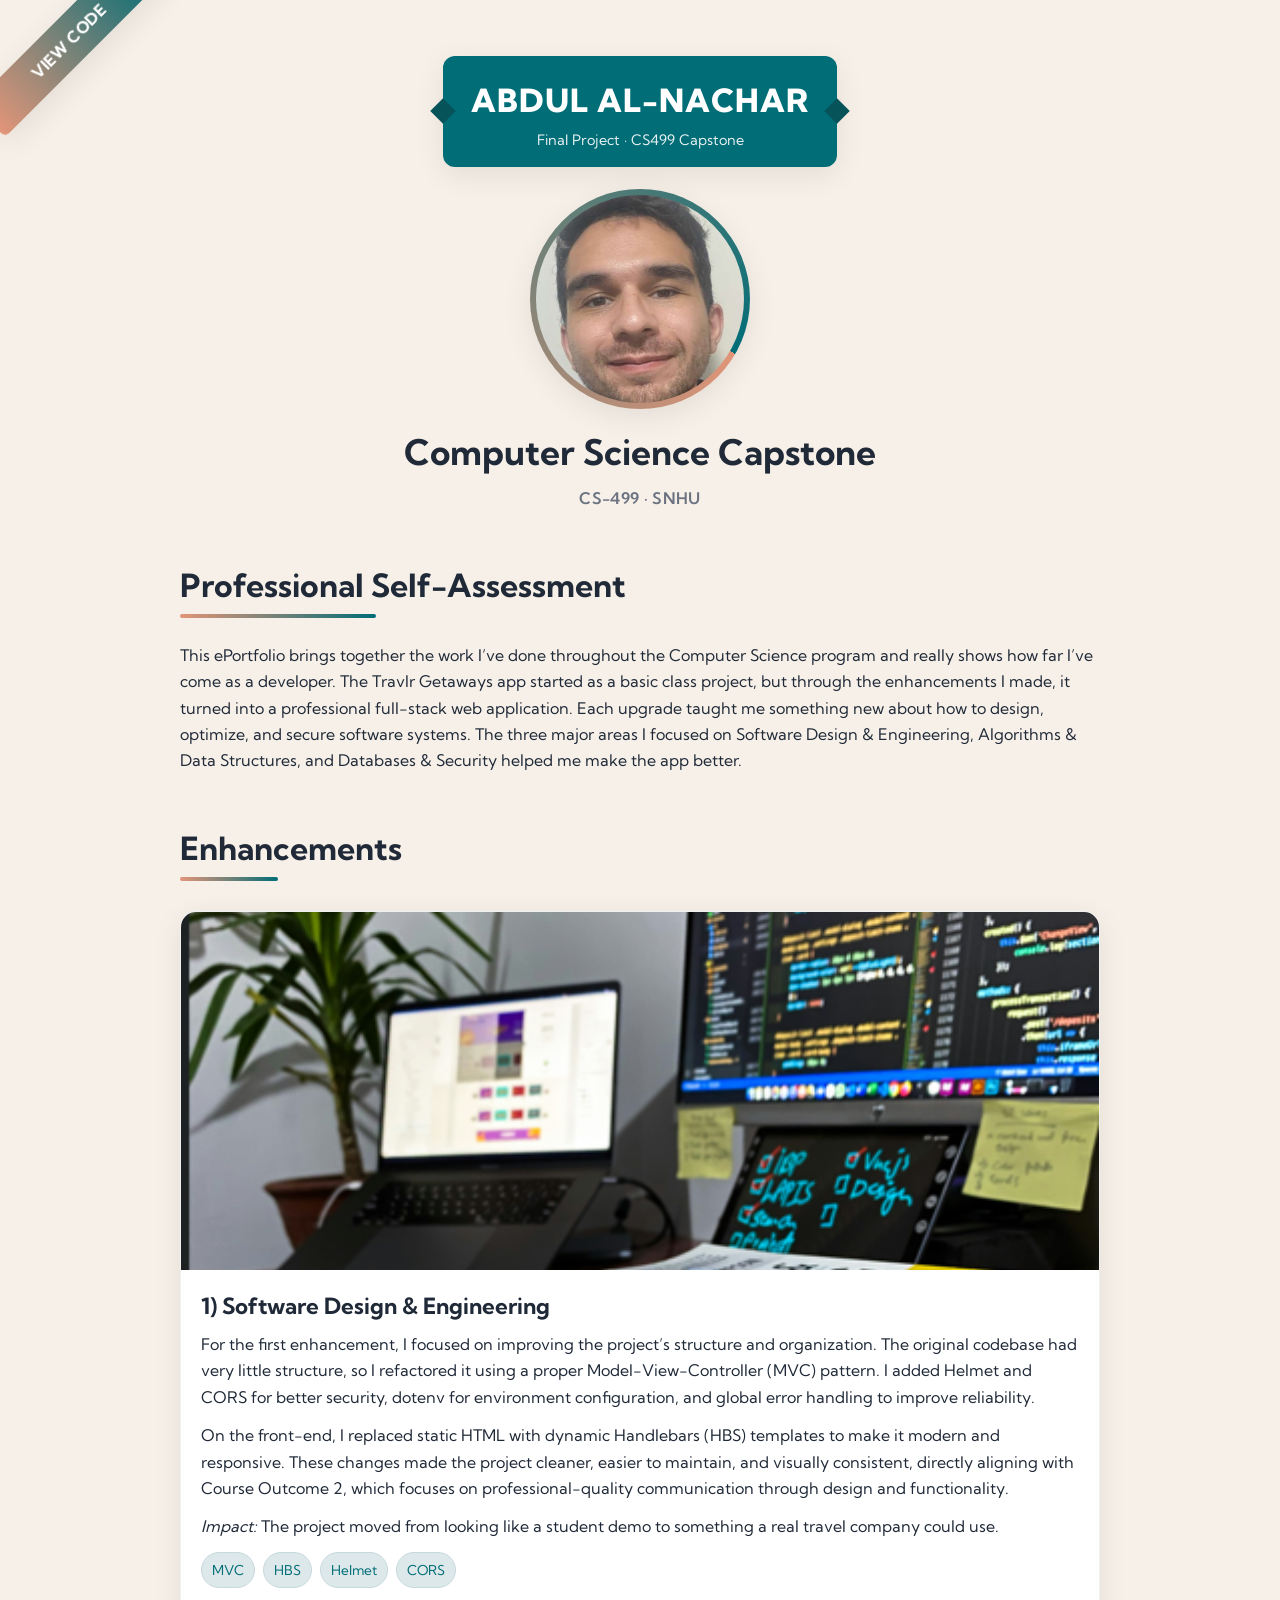
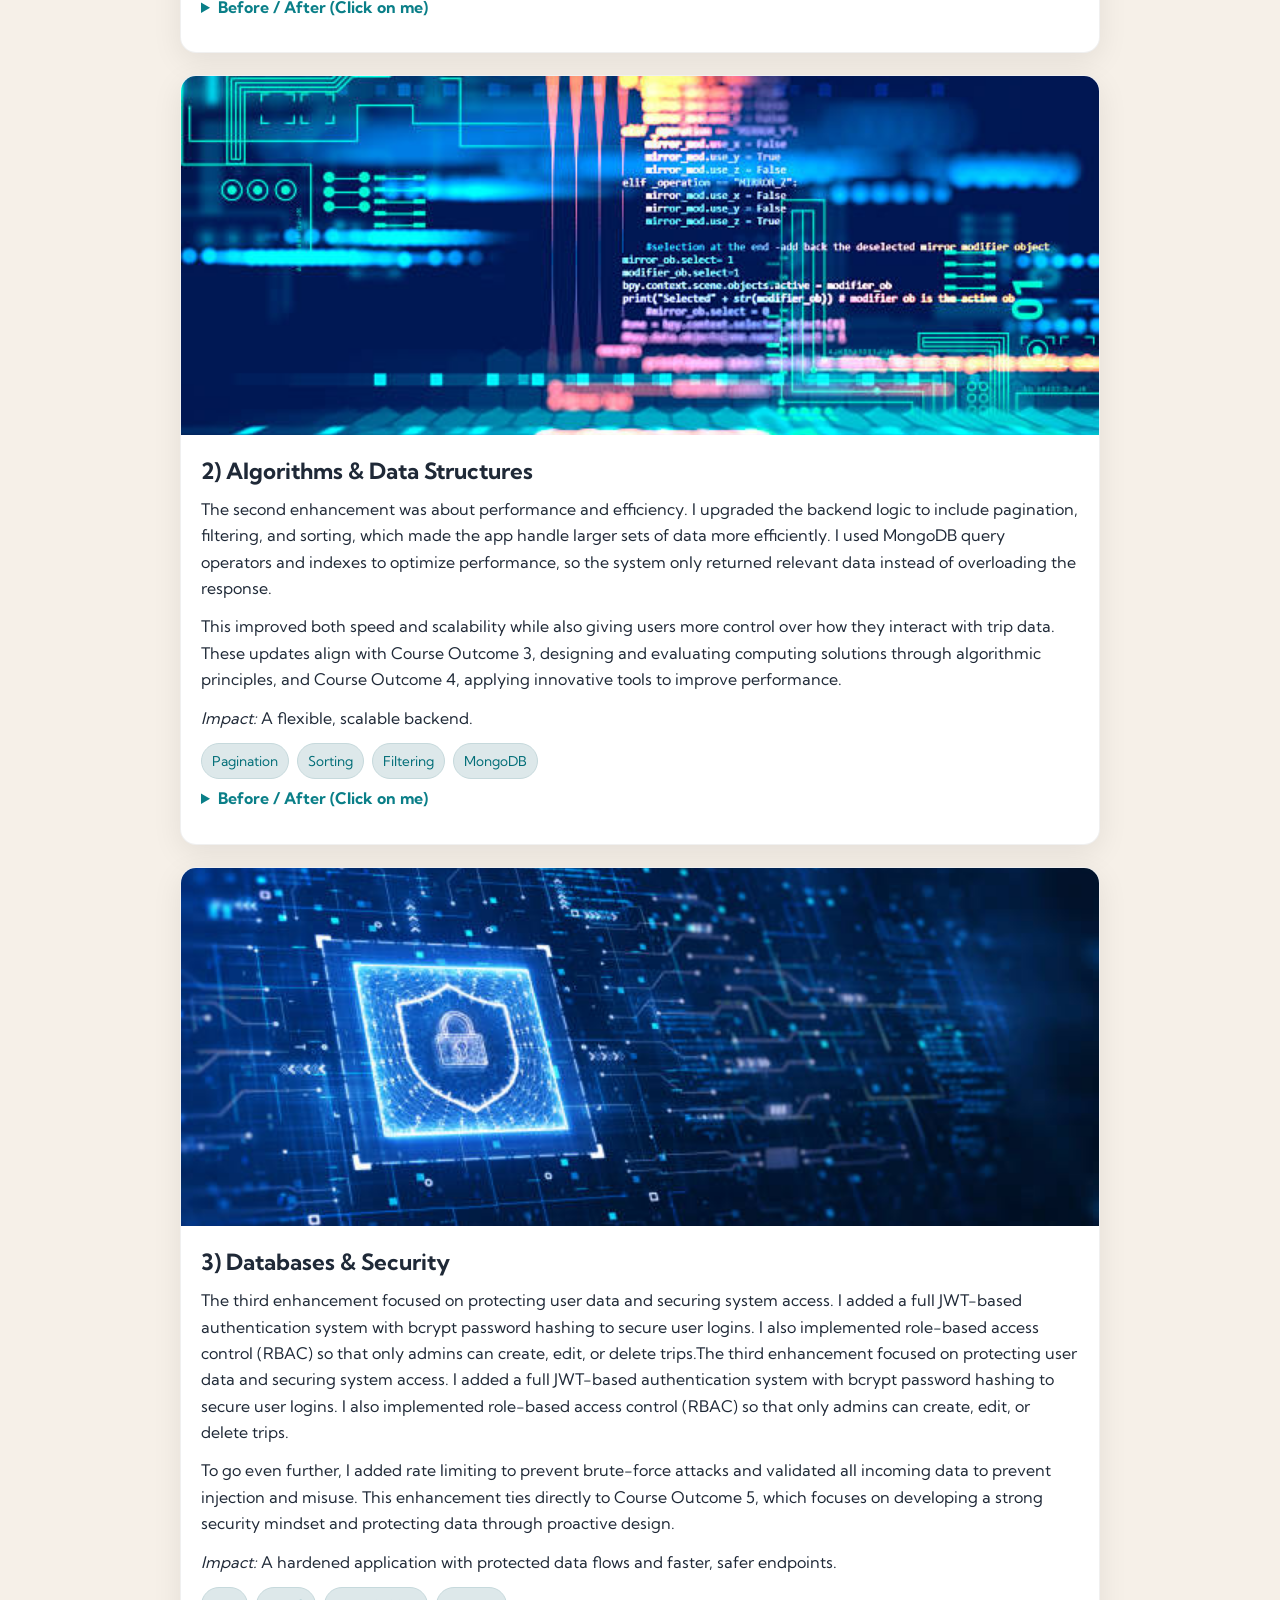
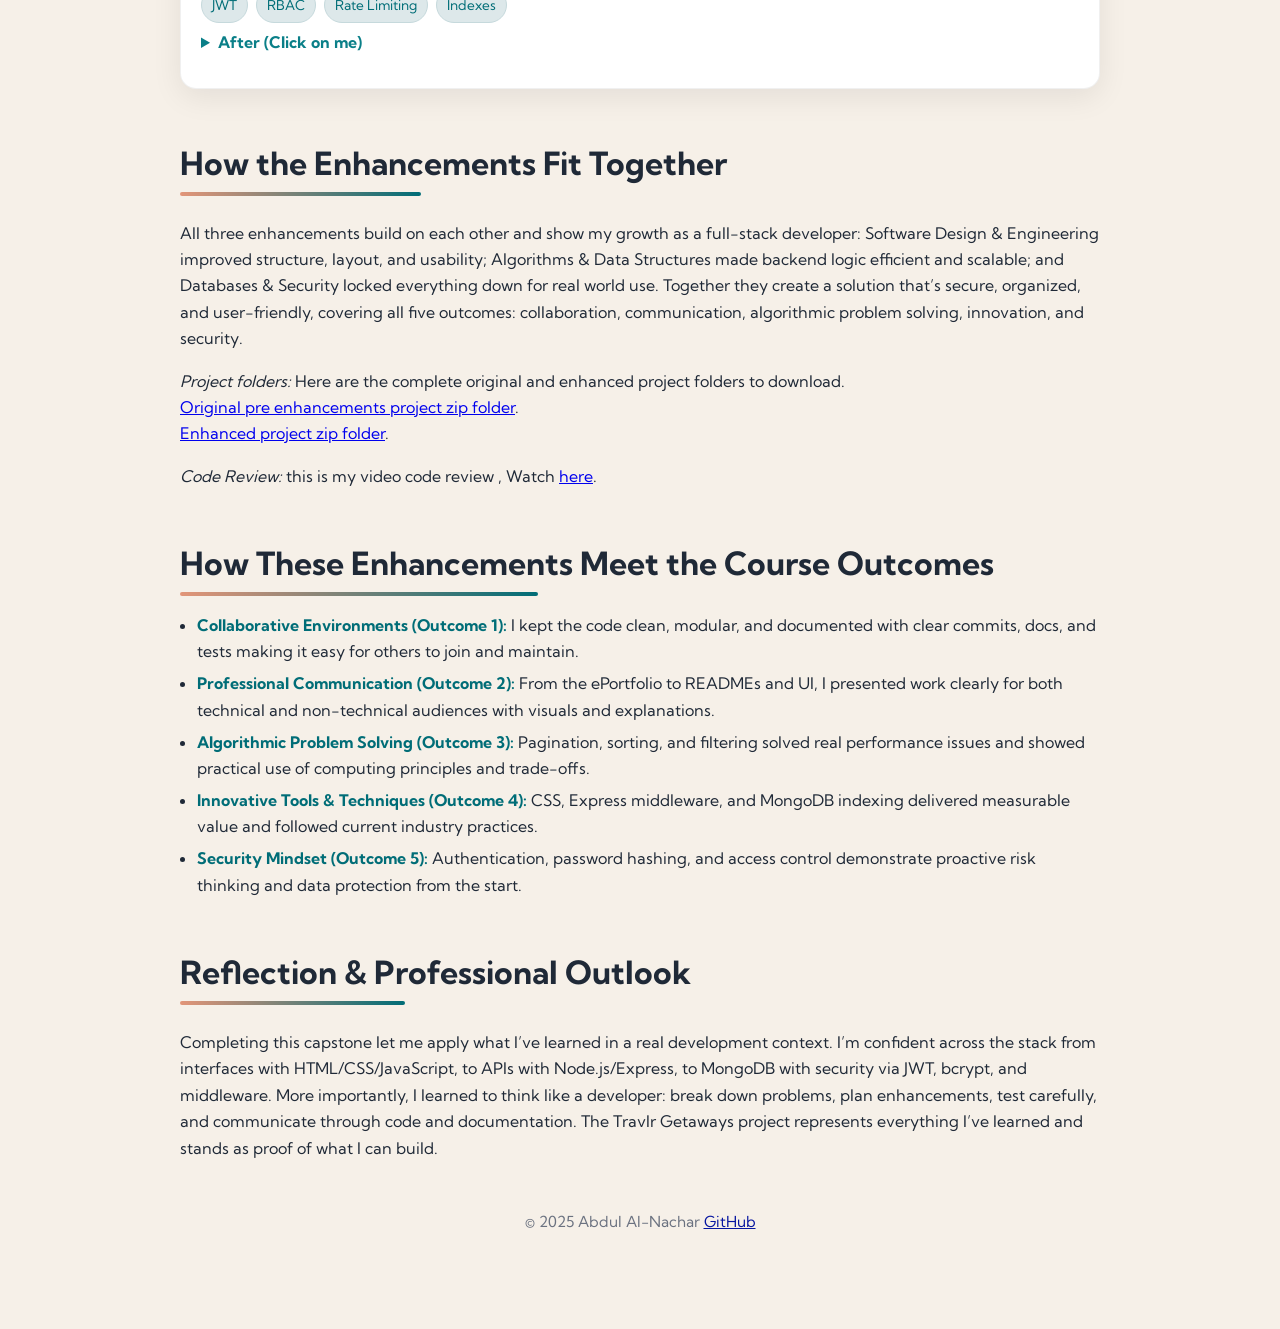
<file: index.html>
<!DOCTYPE html>
<html lang="en">
  <head>
    <meta charset="utf-8" />
    <meta name="viewport" content="width=device-width, initial-scale=1" />
    <title>CS Capstone / CS499</title>
    <link rel="preconnect" href="https://fonts.googleapis.com" />
    <link rel="preconnect" href="https://fonts.gstatic.com" crossorigin />
    <link
      href="https://fonts.googleapis.com/css2?family=Kumbh+Sans:wght@300;400;600;700&display=swap"
      rel="stylesheet"
    />
    <link rel="stylesheet" href="style.css" />
  </head>
  <body>
    <a
      class="corner-ribbon"
      target="_blank"
      href="https://github.com/nachar99/nachar99"
      aria-label="View on GitHub"
      >VIEW CODE</a
    >

    <main class="wrap">
      <header class="hero">
        <div class="ribbon">
          <span class="ribbon-text">ABDUL AL-NACHAR</span>
          <small class="ribbon-sub">Final Project · CS499 Capstone</small>
        </div>

        <figure class="avatar">
          <img src="./images/personal-pic.jpg" alt="Profile photo" />
        </figure>

        <h1 class="title">Computer Science Capstone</h1>
        <p class="subtitle">CS-499 · SNHU</p>
      </header>

      <section class="section">
        <h2 class="h">Professional Self-Assessment</h2>
        <p>
          This ePortfolio brings together the work I’ve done throughout the
          Computer Science program and really shows how far I’ve come as a
          developer. The Travlr Getaways app started as a basic class project,
          but through the enhancements I made, it turned into a professional
          full-stack web application. Each upgrade taught me something new about
          how to design, optimize, and secure software systems. The three major
          areas I focused on Software Design & Engineering, Algorithms & Data
          Structures, and Databases & Security helped me make the app better.
        </p>
      </section>

      <section class="section">
        <h2 class="h">Enhancements</h2>

        <article class="card">
          <div class="card-media">
            <img
              src="./images/Software-design.png"
              alt="Software Design & Engineering preview"
            />
          </div>
          <div class="card-body">
            <h3>1) Software Design & Engineering</h3>
            <p>
              For the first enhancement, I focused on improving the project’s
              structure and organization. The original codebase had very little
              structure, so I refactored it using a proper Model-View-Controller
              (MVC) pattern. I added Helmet and CORS for better security, dotenv
              for environment configuration, and global error handling to
              improve reliability.
            </p>
            <p>
              On the front-end, I replaced static HTML with dynamic Handlebars
              (HBS) templates to make it modern and responsive. These changes
              made the project cleaner, easier to maintain, and visually
              consistent, directly aligning with Course Outcome 2, which focuses
              on professional-quality communication through design and
              functionality.
            </p>
            <p>
              <em>Impact:</em> The project moved from looking like a student
              demo to something a real travel company could use.
            </p>
            <div class="chips">
              <span class="chip">MVC</span>
              <span class="chip">HBS</span>
              <span class="chip">Helmet</span>
              <span class="chip">CORS</span>
            </div>

            <details class="details">
              <summary>Before / After <italic>(Click on me)</italic></summary>
              <div class="ba">
                <figure>
                  <img
                    src="./ePortfolio/Enhancements/SoftwareDesign/images/Original/original home page.png"
                    alt="Before Home page"
                  />
                  <img
                    src="./ePortfolio/Enhancements/SoftwareDesign/images/Original/original trips page.png"
                    alt="Before Trips Page"
                  />
                  <img
                    src="./ePortfolio/Enhancements/SoftwareDesign/images/Original/original about page.png"
                    alt="Before About page"
                  />
                  <figcaption>Before</figcaption>
                </figure>
                <figure>
                  <img
                    src="./ePortfolio/Enhancements/SoftwareDesign/images/New/new home page.png"
                    alt="After Home page"
                  />
                  <img
                    src="./ePortfolio/Enhancements/SoftwareDesign/images/New/new trips page.png"
                    alt="After Trips Page"
                  />
                  <img
                    src="./ePortfolio/Enhancements/SoftwareDesign/images/New/new about page.png"
                    alt="After About page"
                  />
                  <figcaption>After</figcaption>
                </figure>
              </div>
            </details>
          </div>
        </article>

        <article class="card">
          <div class="card-media">
            <img
              src="./images/Algorithms.jpg"
              alt="Algorithms & Data Structures preview"
            />
          </div>
          <div class="card-body">
            <h3>2) Algorithms & Data Structures</h3>
            <p>
              The second enhancement was about performance and efficiency. I
              upgraded the backend logic to include pagination, filtering, and
              sorting, which made the app handle larger sets of data more
              efficiently. I used MongoDB query operators and indexes to
              optimize performance, so the system only returned relevant data
              instead of overloading the response.
            </p>
            <p>
              This improved both speed and scalability while also giving users
              more control over how they interact with trip data. These updates
              align with Course Outcome 3, designing and evaluating computing
              solutions through algorithmic principles, and Course Outcome 4,
              applying innovative tools to improve performance.
            </p>
            <p><em>Impact:</em> A flexible, scalable backend.</p>
            <div class="chips">
              <span class="chip">Pagination</span>
              <span class="chip">Sorting</span>
              <span class="chip">Filtering</span>
              <span class="chip">MongoDB</span>
            </div>

            <details class="details">
              <summary>Before / After <italic>(Click on me)</italic></summary>
              <div class="ba">
                <figure>
                  <img
                    src="./ePortfolio/Enhancements/Algorithms/images/Original/original trips page.png"
                    alt="Before Trips page"
                  />
                  <figcaption>Before</figcaption>
                </figure>
                <figure>
                  <img
                    src="./ePortfolio/Enhancements/Algorithms/images/New/new trips page.png"
                    alt="After Trips page"
                  />
                  <img
                    src="./ePortfolio/Enhancements/Algorithms/images/New/Filtering.png"
                    alt="After Trips page with filtering"
                  />
                  <figcaption>After</figcaption>
                </figure>
              </div>
            </details>
          </div>
        </article>

        <article class="card">
          <div class="card-media">
            <img
              src="./images/Database.jpg"
              alt="Databases & Security preview"
            />
          </div>
          <div class="card-body">
            <h3>3) Databases & Security</h3>
            <p>
              The third enhancement focused on protecting user data and securing
              system access. I added a full JWT-based authentication system with
              bcrypt password hashing to secure user logins. I also implemented
              role-based access control (RBAC) so that only admins can create,
              edit, or delete trips.The third enhancement focused on protecting
              user data and securing system access. I added a full JWT-based
              authentication system with bcrypt password hashing to secure user
              logins. I also implemented role-based access control (RBAC) so
              that only admins can create, edit, or delete trips.
            </p>
            <p>
              To go even further, I added rate limiting to prevent brute-force
              attacks and validated all incoming data to prevent injection and
              misuse. This enhancement ties directly to Course Outcome 5, which
              focuses on developing a strong security mindset and protecting
              data through proactive design.
            </p>
            <p>
              <em>Impact:</em> A hardened application with protected data flows
              and faster, safer endpoints.
            </p>
            <div class="chips">
              <span class="chip">JWT</span>
              <span class="chip">RBAC</span>
              <span class="chip">Rate Limiting</span>
              <span class="chip">Indexes</span>
            </div>

            <details class="details">
              <summary>After <italic>(Click on me)</italic></summary>
              <div class="ba">
                <figure>
                  <img
                    src="./ePortfolio/Enhancements/Databases/images/Missing Token.png"
                    alt="Postman token missing picture"
                  />
                  <figcaption>After</figcaption>
                </figure>
              </div>
            </details>
          </div>
        </article>
      </section>

      <section class="section">
        <h2 class="h">How the Enhancements Fit Together</h2>
        <p>
          All three enhancements build on each other and show my growth as a
          full-stack developer: Software Design & Engineering improved
          structure, layout, and usability; Algorithms & Data Structures made
          backend logic efficient and scalable; and Databases & Security locked
          everything down for real world use. Together they create a solution
          that’s secure, organized, and user-friendly, covering all five
          outcomes: collaboration, communication, algorithmic problem solving,
          innovation, and security.
        </p>
        <p>
          <em>Project folders:</em> Here are the complete original and enhanced
          project folders to download.<br />
          <a
            target="_blank"
            href="https://drive.google.com/file/d/1X7X_Iktbp9pPRPLMeXKjW-RNp2LlcfBJ/view?usp=drive_link"
            >Original pre enhancements project zip folder</a
          >.
          <br />
          <a
            target="_blank"
            href="https://drive.google.com/file/d/1y7gle150cC3RSuHIkKbvQIWVPjc5lvYM/view?usp=drive_link"
            >Enhanced project zip folder</a
          >.
        </p>
        <p>
          <em>Code Review:</em> this is my video code review , Watch
          <a target="_blank" href="https://youtu.be/iXdGMKmfZfM">here</a>.
        </p>
      </section>

      <section class="section">
        <h2 class="h">How These Enhancements Meet the Course Outcomes</h2>
        <ul class="outcomes">
          <li>
            <strong>Collaborative Environments (Outcome 1):</strong> I kept the
            code clean, modular, and documented with clear commits, docs, and
            tests making it easy for others to join and maintain.
          </li>
          <li>
            <strong>Professional Communication (Outcome 2):</strong> From the
            ePortfolio to READMEs and UI, I presented work clearly for both
            technical and non-technical audiences with visuals and explanations.
          </li>
          <li>
            <strong>Algorithmic Problem Solving (Outcome 3):</strong>
            Pagination, sorting, and filtering solved real performance issues
            and showed practical use of computing principles and trade-offs.
          </li>
          <li>
            <strong>Innovative Tools & Techniques (Outcome 4):</strong>
            CSS, Express middleware, and MongoDB indexing delivered measurable
            value and followed current industry practices.
          </li>
          <li>
            <strong>Security Mindset (Outcome 5):</strong> Authentication,
            password hashing, and access control demonstrate proactive risk
            thinking and data protection from the start.
          </li>
        </ul>
      </section>

      <section class="section">
        <h2 class="h">Reflection & Professional Outlook</h2>
        <p>
          Completing this capstone let me apply what I’ve learned in a real
          development context. I’m confident across the stack from interfaces
          with HTML/CSS/JavaScript, to APIs with Node.js/Express, to MongoDB
          with security via JWT, bcrypt, and middleware. More importantly, I
          learned to think like a developer: break down problems, plan
          enhancements, test carefully, and communicate through code and
          documentation. The Travlr Getaways project represents everything I’ve
          learned and stands as proof of what I can build.
        </p>
      </section>

      <footer class="footer">
        <p>
          © 2025 Abdul Al-Nachar
          <a
            target="_blank"
            href="https://github.com/nachar99"
            style="color: rgb(7, 22, 160)"
            >GitHub</a
          >
        </p>
      </footer>
    </main>
  </body>
</html>
</file>
<file: style.css>
:root {
  --bg: #f6f0e8;
  --text: #1f2937;
  --muted: #6b7280;
  --primary: #006d77;
  --primary-600: #0a7f88;
  --accent: #e29578;
  --card: #ffffff;
  --ring: rgba(0, 0, 0, 0.06);
  --shadow: 0 8px 30px rgba(0, 0, 0, 0.08);
}

* {
  box-sizing: border-box;
}
html,
body {
  height: 100%;
}
body {
  margin: 0;
  font-family: "Kumbh Sans", system-ui, -apple-system, Segoe UI, Roboto, Arial,
    sans-serif;
  background: var(--bg);
  color: var(--text);
  line-height: 1.65;
  -webkit-font-smoothing: antialiased;
  text-rendering: optimizeLegibility;
}
img {
  max-width: 100%;
  display: block;
}

.wrap {
  max-width: 960px;
  margin-inline: auto;
  padding: 56px 20px 80px;
}

.section {
  margin: 48px 0;
}

.h {
  font-size: clamp(1.35rem, 1.1rem + 1.2vw, 2rem);
  margin: 0 0 14px;
  font-weight: 700;
  position: relative;
  display: inline-block;
}
.h::after {
  content: "";
  position: absolute;
  left: 0;
  bottom: -6px;
  width: 44%;
  height: 4px;
  border-radius: 6px;
  background: linear-gradient(90deg, var(--accent), var(--primary));
}

.hero {
  text-align: center;
  margin-bottom: 28px;
}

.ribbon {
  display: inline-block;
  position: relative;
  background: var(--primary);
  padding: 18px 28px 14px;
  color: #fff;
  border-radius: 12px;
  box-shadow: var(--shadow);
  isolation: isolate;
}
.ribbon::before,
.ribbon::after {
  content: "";
  position: absolute;
  top: 50%;
  width: 18px;
  height: 18px;
  background: #07535a;
  transform: translateY(-50%) rotate(45deg);
  z-index: -1;
}
.ribbon::before {
  left: -9px;
}
.ribbon::after {
  right: -9px;
}

.ribbon-text {
  display: block;
  font-weight: 800;
  letter-spacing: 0.03em;
  font-size: clamp(1.2rem, 0.9rem + 1.6vw, 2rem);
}
.ribbon-sub {
  display: block;
  opacity: 0.9;
  font-size: 0.9rem;
  margin-top: 2px;
}

.avatar {
  width: min(220px, 60vw);
  margin: 22px auto 14px;
  border-radius: 50%;
  padding: 6px;
  background: conic-gradient(from 120deg, var(--accent), var(--primary));
  box-shadow: var(--shadow);
}
.avatar img {
  border-radius: 50%;
  aspect-ratio: 1/1;
  object-fit: cover;
}

.title {
  font-size: clamp(1.4rem, 1rem + 2.2vw, 2.2rem);
  margin: 10px 0 4px;
  font-weight: 700;
}
.subtitle {
  color: var(--muted);
  font-weight: 600;
  letter-spacing: 0.02em;
  margin: 0 0 6px;
}

.card {
  background: var(--card);
  border-radius: 16px;
  overflow: hidden;
  box-shadow: var(--shadow);
  border: 1px solid var(--ring);
  margin: 22px 0;
}
.card-media img {
  width: 100%;
  height: clamp(200px, 28vw, 360px);
  object-fit: cover;
}
.card-body {
  padding: 18px 20px 22px;
}
.card-body h3 {
  margin: 0 0 6px;
  font-size: clamp(1.05rem, 0.9rem + 0.9vw, 1.4rem);
}
.card-body p {
  margin: 0 0 12px;
}

.chips {
  display: flex;
  flex-wrap: wrap;
  gap: 8px;
  margin: 8px 0 2px;
}
.chip {
  font-size: 0.85rem;
  padding: 6px 10px;
  border-radius: 999px;
  background: color-mix(in oklab, var(--primary) 15%, #fff);
  color: var(--primary);
  border: 1px solid color-mix(in oklab, var(--primary) 25%, #fff);
}

.details summary {
  cursor: pointer;
  font-weight: 700;
  color: var(--primary-600);
  margin: 6px 0 10px;
}
.ba {
  display: grid;
  grid-template-columns: repeat(2, 1fr);
  gap: 14px;
}
.ba figure {
  margin: 0;
}
.ba figcaption {
  text-align: center;
  font-size: 0.9rem;
  color: var(--muted);
  margin-top: 6px;
}

.outcomes {
  margin: 8px 0 0;
  padding: 0 0 0 1.05rem;
}
.outcomes li {
  margin: 0.35rem 0;
}
.outcomes strong {
  color: var(--primary);
}

.footer {
  text-align: center;
  color: var(--muted);
  margin-top: 42px;
  font-size: 0.95rem;
}

.corner-ribbon {
  position: fixed;
  top: 18px;
  left: -44px;
  transform: rotate(-45deg);
  background: linear-gradient(90deg, var(--accent), var(--primary));
  color: #fff;
  text-decoration: none;
  padding: 10px 64px;
  font-weight: 700;
  letter-spacing: 0.04em;
  box-shadow: var(--shadow);
  border-radius: 6px;
}

@media (max-width: 820px) {
  .wrap {
    padding-top: 40px;
  }
  .ba {
    grid-template-columns: 1fr;
  }
}
@media (max-width: 420px) {
  .corner-ribbon {
    display: none;
  }
}
</file>
